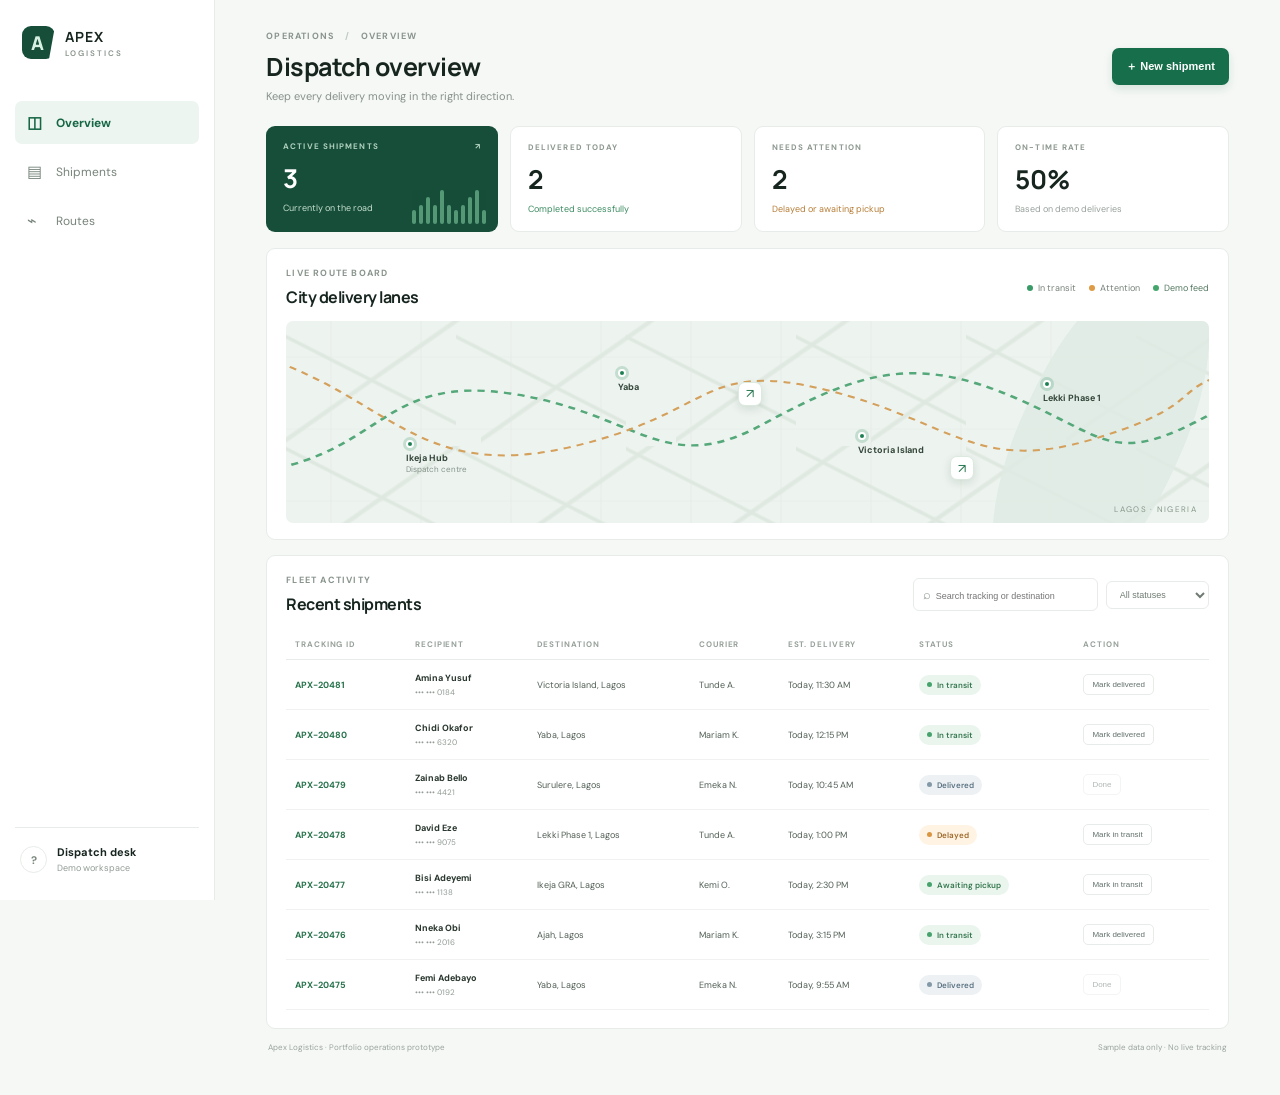
<file: ApexLogistics/index.html>
<!doctype html><html lang="en"><head><meta charset="utf-8"><meta name="viewport" content="width=device-width,initial-scale=1"><meta name="description" content="A local delivery operations dashboard portfolio prototype."><title>Apex Logistics — Dispatch desk</title><link rel="stylesheet" href="styles.css"></head><body>
<aside class="rail"><a class="logo" href="#top"><span>A</span><b>APEX<small>LOGISTICS</small></b></a><nav><a class="selected" href="#overview"><i>◫</i><span>Overview</span></a><a href="#shipments"><i>▤</i><span>Shipments</span></a><a href="#routes"><i>⌁</i><span>Routes</span></a></nav><div class="rail-bottom"><span class="help">?</span><span>Dispatch desk<small>Demo workspace</small></span></div></aside>
<main id="top"><header><div><div class="crumb">OPERATIONS <span>/</span> OVERVIEW</div><h1>Dispatch overview</h1><p>Keep every delivery moving in the right direction.</p></div><button class="primary" id="new-shipment">＋ New shipment</button></header>
<section class="summary" id="overview"><article class="hero-metric"><div class="metric-label">ACTIVE SHIPMENTS <span>↗</span></div><strong id="active-count">0</strong><small>Currently on the road</small><div class="spark"><i></i><i></i><i></i><i></i><i></i><i></i><i></i><i></i><i></i><i></i><i></i></div></article><article><div class="metric-label">DELIVERED TODAY</div><strong id="delivered-count">0</strong><small class="green">Completed successfully</small></article><article><div class="metric-label">NEEDS ATTENTION</div><strong id="attention-count">0</strong><small class="amber">Delayed or awaiting pickup</small></article><article><div class="metric-label">ON-TIME RATE</div><strong id="on-time">—</strong><small>Based on demo deliveries</small></article></section>
<section class="map-panel" id="routes"><div class="map-top"><div><div class="eyebrow">LIVE ROUTE BOARD</div><h2>City delivery lanes</h2></div><div class="map-legend"><span><i class="dot green"></i>In transit</span><span><i class="dot amber-dot"></i>Attention</span><span class="live"><i></i>Demo feed</span></div></div><div class="map"><div class="gridlines"></div><svg viewBox="0 0 900 250" preserveAspectRatio="none" aria-hidden="true"><path d="M-20 185 C95 160 96 66 220 90 S368 195 465 128 615 42 713 96 807 187 930 95"/><path class="route-two" d="M-20 46 C98 94 130 198 274 157 S403 47 526 85 673 190 788 146 858 82 930 62"/></svg><div class="city c1"><i></i><b>Ikeja Hub</b><small>Dispatch centre</small></div><div class="city c2"><i></i><b>Yaba</b></div><div class="city c3"><i></i><b>Victoria Island</b></div><div class="city c4"><i></i><b>Lekki Phase 1</b></div><div class="van v1">↗</div><div class="van v2">↗</div><div class="map-label">LAGOS · NIGERIA</div></div></section>
<section class="shipments" id="shipments"><div class="section-head"><div><div class="eyebrow">FLEET ACTIVITY</div><h2>Recent shipments</h2></div><div class="controls"><label class="search">⌕ <input id="search" placeholder="Search tracking or destination" aria-label="Search shipments"></label><select id="status-filter" aria-label="Filter by status"><option value="All">All statuses</option><option>In transit</option><option>Awaiting pickup</option><option>Delayed</option><option>Delivered</option></select></div></div><div class="table-wrap"><table><thead><tr><th>TRACKING ID</th><th>RECIPIENT</th><th>DESTINATION</th><th>COURIER</th><th>EST. DELIVERY</th><th>STATUS</th><th>ACTION</th></tr></thead><tbody id="rows"></tbody></table><div class="no-results" id="no-results" hidden>No shipments match those filters.</div></div></section>
<footer><span>Apex Logistics · Portfolio operations prototype</span><span>Sample data only · No live tracking</span></footer></main>
<dialog id="shipment-dialog"><form method="dialog" id="shipment-form"><button class="close" value="cancel" aria-label="Close">×</button><div class="eyebrow">ADD TO DISPATCH</div><h2>New shipment</h2><p>Enter sample details to add an item to this local demo.</p><label>Recipient<input name="recipient" required maxlength="48" placeholder="e.g. Amara Okafor"></label><label>Destination<input name="destination" required maxlength="48" placeholder="e.g. Surulere, Lagos"></label><label>Courier<input name="courier" required maxlength="40" placeholder="e.g. Tunde A."></label><label>Estimated delivery<input name="eta" type="datetime-local" required></label><button class="primary submit" value="save">Create shipment <span>→</span></button></form></dialog><div id="toast" class="toast" role="status"></div><script src="app.js"></script></body></html>
</file>
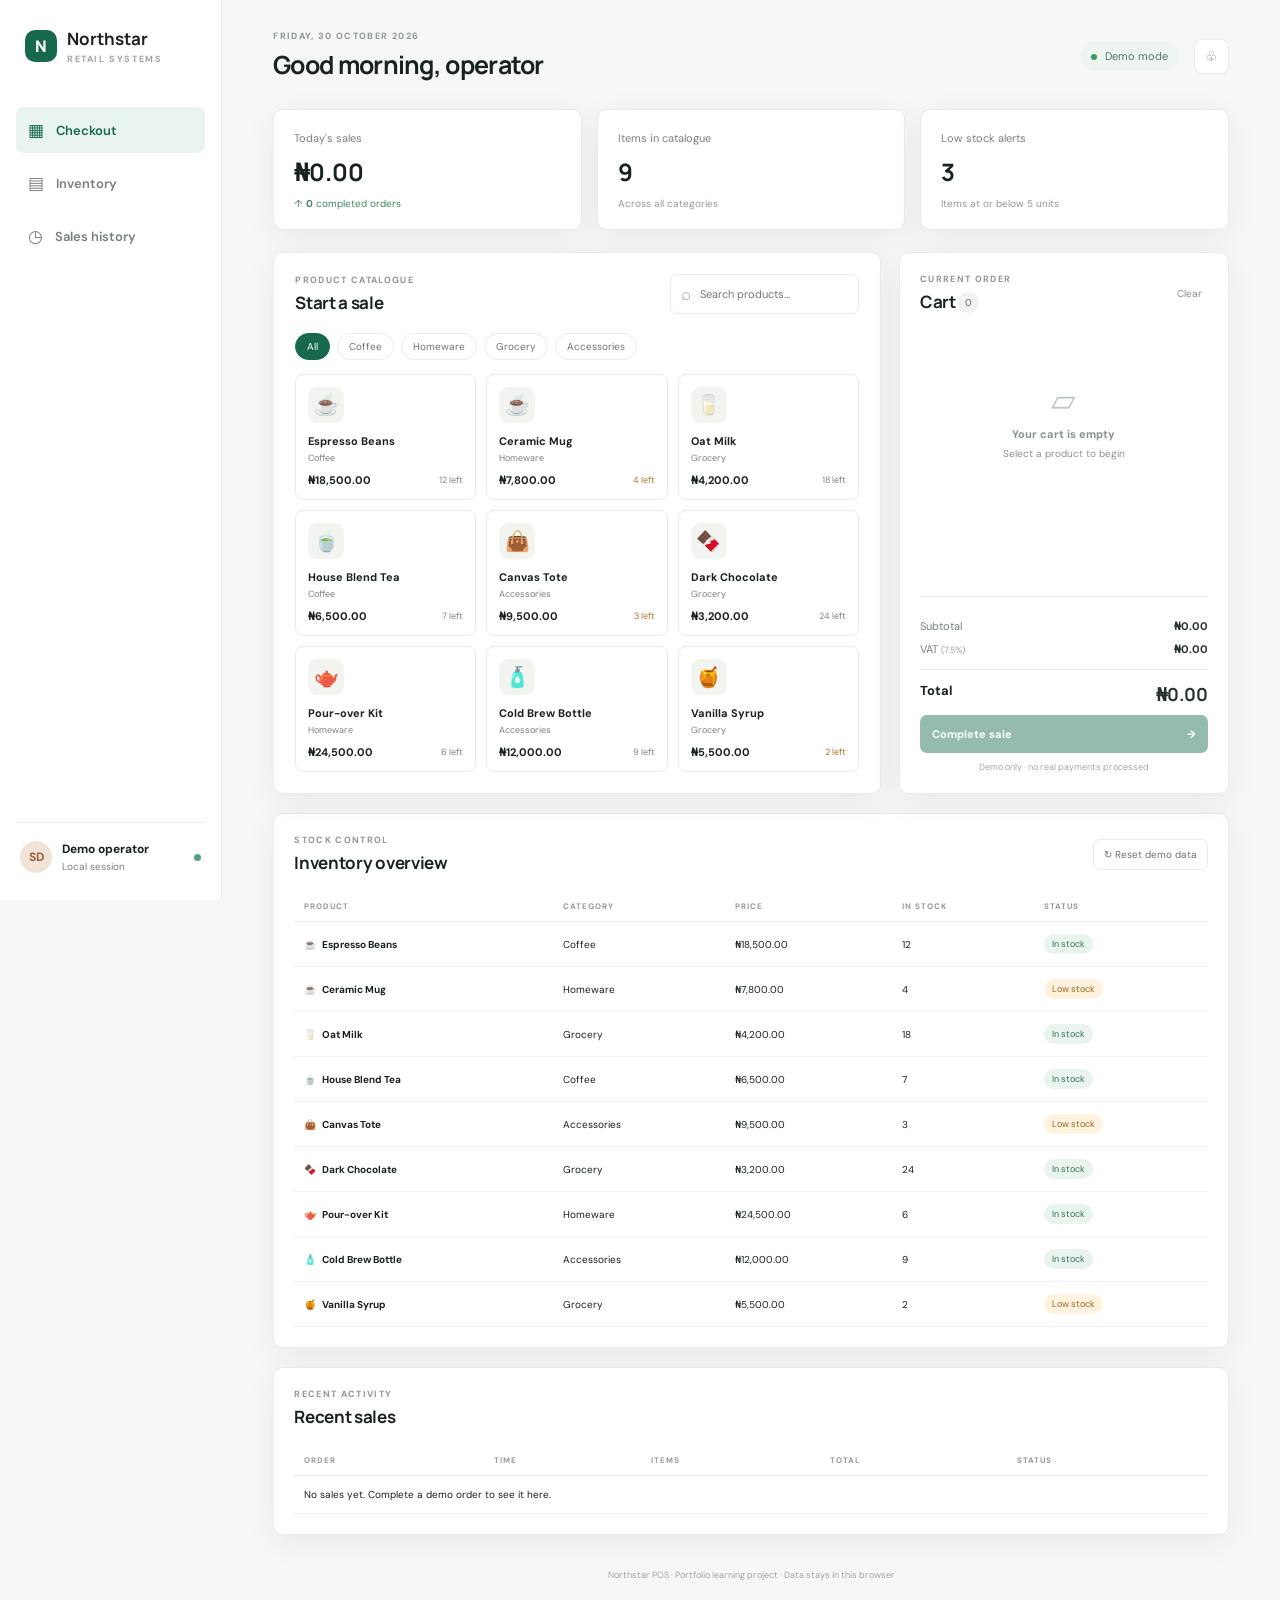
<file: EnterprisePOS/index.html>
<!doctype html>
<html lang="en">
<head>
  <meta charset="utf-8"><meta name="viewport" content="width=device-width,initial-scale=1">
  <meta name="description" content="A local-first point of sale and inventory demo.">
  <title>Northstar POS — EnterprisePOS demo</title><link rel="stylesheet" href="styles.css">
</head>
<body>
  <aside class="sidebar"><div class="brand"><span class="mark">N</span><div><b>Northstar</b><small>RETAIL SYSTEMS</small></div></div><nav><a class="active" href="#checkout">▦ <span>Checkout</span></a><a href="#inventory">▤ <span>Inventory</span></a><a href="#sales">◷ <span>Sales history</span></a></nav><div class="sidebar-bottom"><span class="avatar">SD</span><span>Demo operator<small>Local session</small></span><span class="status-dot"></span></div></aside>
  <main><header><div><div class="eyebrow">FRIDAY, 30 OCTOBER 2026</div><h1>Good morning, operator</h1></div><div class="header-actions"><span class="live"><i></i> Demo mode</span><button class="icon-btn" aria-label="Notifications">♧</button></div></header>
  <section class="metrics"><article><span>Today's sales</span><strong id="sales-total">₦0.00</strong><small class="positive">↑ <b id="sale-count">0</b> completed orders</small></article><article><span>Items in catalogue</span><strong id="product-count">0</strong><small>Across all categories</small></article><article><span>Low stock alerts</span><strong id="low-count">0</strong><small>Items at or below 5 units</small></article></section>
  <div class="workspace" id="checkout"><section class="catalog"><div class="section-head"><div><div class="eyebrow">PRODUCT CATALOGUE</div><h2>Start a sale</h2></div><label class="search">⌕ <input id="search" placeholder="Search products…" aria-label="Search products"></label></div><div class="filters" id="filters"></div><div class="product-grid" id="products"></div></section>
  <aside class="cart"><div class="cart-head"><div><div class="eyebrow">CURRENT ORDER</div><h2>Cart <span id="cart-count">0</span></h2></div><button class="text-btn" id="clear-cart">Clear</button></div><div class="cart-items" id="cart-items"><div class="empty"><span>▱</span><b>Your cart is empty</b><small>Select a product to begin</small></div></div><div class="cart-foot"><div class="line"><span>Subtotal</span><b id="subtotal">₦0.00</b></div><div class="line"><span>VAT <small>(7.5%)</small></span><b id="tax">₦0.00</b></div><div class="line total"><span>Total</span><b id="total">₦0.00</b></div><button class="checkout-btn" id="checkout-btn" disabled>Complete sale <span>→</span></button><p class="hint">Demo only · no real payments processed</p></div></aside></div>
  <section class="inventory" id="inventory"><div class="section-head"><div><div class="eyebrow">STOCK CONTROL</div><h2>Inventory overview</h2></div><button class="outline-btn" id="reset">↻ Reset demo data</button></div><div class="table-wrap"><table><thead><tr><th>PRODUCT</th><th>CATEGORY</th><th>PRICE</th><th>IN STOCK</th><th>STATUS</th></tr></thead><tbody id="inventory-rows"></tbody></table></div></section>
  <section class="inventory sales-history" id="sales"><div class="section-head"><div><div class="eyebrow">RECENT ACTIVITY</div><h2>Recent sales</h2></div></div><div class="table-wrap"><table><thead><tr><th>ORDER</th><th>TIME</th><th>ITEMS</th><th>TOTAL</th><th>STATUS</th></tr></thead><tbody id="sales-rows"></tbody></table></div></section>
  <footer>Northstar POS · Portfolio learning project · Data stays in this browser</footer></main><div class="toast" id="toast" role="status"></div><script src="app.js"></script>
</body></html>
</file>
<file: ApexLogistics/styles.css>
@import url('https://fonts.googleapis.com/css2?family=DM+Sans:wght@400;500;600;700&family=Manrope:wght@500;600;700;800&display=swap');
:root{--ink:#17251f;--sub:#758079;--line:#e7ece8;--green:#13734d;--green2:#dff1e7;--amber:#a76820;--bg:#f6f8f6}*{box-sizing:border-box}body{margin:0;background:var(--bg);color:var(--ink);font:13px 'DM Sans',sans-serif}.rail{position:fixed;inset:0 auto 0 0;width:215px;background:#fff;border-right:1px solid var(--line);padding:26px 15px;display:flex;flex-direction:column}.logo{display:flex;gap:10px;align-items:center;color:var(--ink);text-decoration:none;font:800 14px Manrope;letter-spacing:1.1px;padding:0 7px 42px}.logo>span{display:grid;place-items:center;width:33px;height:33px;border-radius:9px;background:#174e3a;color:#d7f0e1;font:800 19px Manrope;clip-path:polygon(0 0,100% 0,82% 100%,0 100%)}.logo small{display:block;font:600 8px 'DM Sans';letter-spacing:2px;color:#88948c;margin-top:2px}.rail nav{display:grid;gap:6px}.rail nav a{display:flex;align-items:center;gap:12px;padding:11px 12px;text-decoration:none;color:#77847b;font-size:12px;border-radius:7px}.rail nav a i{width:17px;font-style:normal;font-size:16px}.rail nav a.selected{background:#edf5f0;color:#176746;font-weight:700}.rail-bottom{margin-top:auto;border-top:1px solid var(--line);padding:17px 5px 0;display:flex;gap:10px;align-items:center;font-size:11px;font-weight:700}.rail-bottom small{display:block;font-size:9px;color:#929c95;font-weight:400;margin-top:3px}.help{display:grid;place-items:center;border:1px solid var(--line);border-radius:50%;height:27px;width:27px;color:#77847b}main{margin-left:215px;padding:30px clamp(20px,4vw,58px);max-width:1600px}header,.section-head,.map-top,.controls{display:flex;align-items:center;justify-content:space-between}.crumb,.eyebrow{font-size:9px;font-weight:700;letter-spacing:1.2px;color:#89948d}.crumb span{padding:0 7px;color:#c0c8c2}h1,h2{font-family:Manrope;margin:7px 0 0;letter-spacing:-.5px}h1{font-size:25px}h2{font-size:16px}header p{margin:5px 0 0;color:#87918b;font-size:11px}.primary{border:0;border-radius:7px;background:#176e4a;color:white;font-weight:700;font-size:11px;padding:11px 14px;cursor:pointer;box-shadow:0 4px 10px #176e4a24}.summary{display:grid;grid-template-columns:repeat(4,1fr);gap:12px;margin:23px 0 16px}.summary article{position:relative;overflow:hidden;min-height:102px;background:white;border:1px solid var(--line);border-radius:9px;padding:15px 17px}.summary article:first-child{background:#164e3a;color:white;border:0}.metric-label{font-size:8px;letter-spacing:1.1px;font-weight:700;color:#8d9890}.summary article:first-child .metric-label{color:#b1d2bf}.metric-label span{float:right}.summary strong{display:block;font:700 26px Manrope;margin:9px 0 2px}.summary small{font-size:9px;color:#98a19b}.summary .green{color:#3c8c61}.summary .amber{color:#b77d37}.hero-metric small{color:#c6dfcf}.spark{position:absolute;right:12px;bottom:8px;height:34px;display:flex;gap:3px;align-items:end;opacity:.55}.spark i{display:block;width:4px;border-radius:3px;background:#8ad5a8;height:40%}.spark i:nth-child(3n){height:80%}.spark i:nth-child(2n){height:55%}.spark i:nth-child(5n){height:100%}.map-panel,.shipments{background:white;border:1px solid var(--line);border-radius:9px}.map-panel{padding:18px 19px 16px}.map-top{margin-bottom:13px}.map-legend{display:flex;align-items:center;gap:13px;color:#78837b;font-size:9px}.map-legend>span{display:flex;align-items:center;gap:5px}.dot{height:6px;width:6px;border-radius:50%}.dot.green{background:#3a9b69}.dot.amber-dot{background:#de9a44}.live{color:#547960}.live i{width:6px;height:6px;border-radius:50%;background:#44a66b}.map{height:202px;position:relative;overflow:hidden;border-radius:7px;background:#edf3ef}.gridlines{position:absolute;inset:0;background-image:linear-gradient(27deg,transparent 47%,#d9e5dc 48%,#d9e5dc 49%,transparent 50%),linear-gradient(145deg,transparent 44%,#dae5dd 45%,#dae5dd 46%,transparent 47%),linear-gradient(90deg,transparent 49%,#e1e9e3 50%,transparent 51%),linear-gradient(0deg,transparent 49%,#e1e9e3 50%,transparent 51%);background-size:170px 112px,195px 125px,90px 65px,110px 72px;opacity:.75}.map:after{content:"";position:absolute;width:160px;height:370px;right:3%;top:-70px;background:#dfece4;transform:rotate(25deg);border-radius:48%;opacity:.8}svg{position:absolute;inset:0;width:100%;height:100%;z-index:1}svg path{fill:none;stroke:#55a879;stroke-width:3;stroke-dasharray:7 6}svg path.route-two{stroke:#d4a05b;stroke-width:2.5}.city{position:absolute;z-index:2;font-size:9px;color:#33453a}.city i{display:block;width:8px;height:8px;background:#1d8052;border:2px solid white;box-shadow:0 0 0 3px #1d805233;border-radius:50%;margin-bottom:4px}.city small{display:block;font-size:8px;color:#85928a}.c1{left:13%;top:59%}.c2{left:36%;top:24%}.c3{left:62%;top:55%}.c4{left:82%;top:29%}.van{position:absolute;z-index:3;background:white;color:#25764e;border:1px solid #dce9df;width:24px;height:24px;display:grid;place-items:center;border-radius:7px;box-shadow:0 3px 9px #294f3822}.v1{left:49%;top:30%}.v2{left:72%;top:67%}.map-label{position:absolute;bottom:9px;right:12px;z-index:2;font-size:8px;letter-spacing:1.3px;color:#87978c}.shipments{margin-top:15px;padding:18px 19px}.controls{gap:8px}.search,select{border:1px solid var(--line);border-radius:6px;background:#fff;padding:7px 9px;color:#87918b;font-size:13px}.search input{border:0;outline:0;width:154px;font-size:9px}.controls select{font-size:9px;color:#6f7b73;cursor:pointer}.table-wrap{overflow:auto;margin-top:14px}table{width:100%;border-collapse:collapse;text-align:left;white-space:nowrap}th{font-size:8px;letter-spacing:.9px;color:#97a19a;padding:10px 9px;border-bottom:1px solid var(--line)}td{font-size:9px;padding:12px 9px;border-bottom:1px solid #f0f2f0;color:#536057}.tracking{color:#28734c;font-weight:700}.recipient{font-weight:700;color:#29372e}.recipient small{font-weight:400;color:#929c95;display:block;margin-top:3px;font-size:8px}.pill{display:inline-flex;align-items:center;gap:5px;padding:5px 8px;border-radius:15px;background:#eaf5ee;color:#34774e;font-weight:600;font-size:8px}.pill:before{content:"";width:5px;height:5px;border-radius:50%;background:#45a36b}.pill.delayed,.pill.awaiting{background:#fff3e4;color:#9d6929}.pill.delayed:before,.pill.awaiting:before{background:#d99540}.pill.delivered{background:#edf1f4;color:#5b7282}.pill.delivered:before{background:#8399a7}.action{border:1px solid var(--line);background:#fff;border-radius:5px;padding:5px 8px;color:#62716a;font-size:8px;cursor:pointer}.action:disabled{opacity:.5;cursor:default}.no-results{text-align:center;padding:22px;color:#829087;font-size:11px}footer{display:flex;justify-content:space-between;padding:13px 2px;color:#9aa39d;font-size:8px}dialog{border:1px solid var(--line);border-radius:10px;box-shadow:0 18px 70px #11251b38;width:min(400px,calc(100% - 32px));padding:0}dialog::backdrop{background:#10251c55}.dialog-open{display:block}.close{position:absolute;right:15px;top:12px;border:0;background:white;font-size:23px;color:#849087;cursor:pointer}form{padding:25px;position:relative}form>p{font-size:10px;color:#87918b;margin:6px 0 19px}form label{display:block;font-size:10px;font-weight:600;color:#5a665e;margin:12px 0}form input{display:block;width:100%;padding:10px;border:1px solid var(--line);border-radius:6px;margin-top:6px;font-size:11px}form input:focus{outline:2px solid #b8dac6;border-color:#6ea583}.submit{width:100%;display:flex;justify-content:space-between;margin-top:9px}.toast{position:fixed;bottom:23px;right:23px;background:#1a3c2b;color:white;padding:11px 15px;border-radius:7px;font-size:11px;opacity:0;transform:translateY(7px);transition:.2s;pointer-events:none}.toast.show{opacity:1;transform:none}@media(max-width:1040px){.summary{grid-template-columns:repeat(2,1fr)}}@media(max-width:760px){.rail{width:60px;padding:18px 6px}.logo{padding:0 6px 30px}.logo>b,.rail nav a span,.rail-bottom>span+span{display:none}.rail nav a{justify-content:center;padding:12px 0}.rail-bottom{padding:12px 7px}.help{width:29px;height:29px}main{margin-left:60px;padding:20px 12px}h1{font-size:20px}header{align-items:start;gap:8px}.primary{padding:9px;font-size:9px}.map-legend{gap:7px;font-size:8px}.map-legend>span:nth-child(2){display:none}.section-head{align-items:flex-start;gap:8px;flex-direction:column}.controls{width:100%}.search{flex:1}.search input{width:100%}.controls select{max-width:125px}.map-panel,.shipments{padding:14px 11px}.summary article{padding:12px}.summary strong{font-size:22px}.summary{gap:8px}footer{gap:8px;line-height:1.5}}
</file>
<file: EnterprisePOS/styles.css>
@import url('https://fonts.googleapis.com/css2?family=DM+Sans:wght@400;500;600;700&family=Manrope:wght@500;600;700;800&display=swap');
:root{--ink:#18221e;--muted:#78817b;--line:#e8ebe8;--green:#17694c;--mint:#e9f4ee;--bg:#f7f8f6;--white:#fff;--orange:#a66313;--shadow:0 8px 32px #162a2010}*{box-sizing:border-box}body{margin:0;background:var(--bg);color:var(--ink);font:14px 'DM Sans',sans-serif}button,input{font:inherit}.sidebar{position:fixed;inset:0 auto 0 0;width:222px;background:#fff;border-right:1px solid var(--line);padding:27px 16px;display:flex;flex-direction:column;z-index:2}.brand{display:flex;align-items:center;gap:10px;padding:0 9px 42px;font:700 17px Manrope}.brand small{display:block;color:#9da59f;font:700 9px 'DM Sans';letter-spacing:1.6px;margin-top:3px}.mark{display:grid;place-items:center;width:32px;height:32px;background:var(--green);color:#fff;border-radius:10px;font:800 16px Manrope}.sidebar nav{display:grid;gap:7px}.sidebar nav a{color:#778079;text-decoration:none;padding:12px;border-radius:8px;display:flex;gap:12px;align-items:center;font-size:17px}.sidebar nav a span{font-size:13px;font-weight:600}.sidebar nav a.active{background:#eaf4ee;color:var(--green)}.sidebar-bottom{margin-top:auto;border-top:1px solid var(--line);padding:18px 4px 0;display:flex;align-items:center;gap:10px;font-size:12px;font-weight:700}.sidebar-bottom small{display:block;color:var(--muted);font-weight:400;margin-top:3px}.avatar{background:#f1e4d6;color:#946039;border-radius:50%;width:32px;height:32px;display:grid;place-items:center}.status-dot{width:7px;height:7px;border-radius:50%;background:#51a57d;margin-left:auto}main{margin-left:222px;padding:30px clamp(20px,4vw,58px);max-width:1600px}header,.section-head,.header-actions,.cart-head{display:flex;align-items:center;justify-content:space-between}header{margin-bottom:27px}.eyebrow{font-size:9px;color:#8d9790;letter-spacing:1.35px;font-weight:700}h1,h2{font-family:Manrope;margin:5px 0 0}h1{font-size:25px;letter-spacing:-.7px}h2{font-size:17px;letter-spacing:-.3px}.header-actions{gap:15px}.live{font-size:11px;color:#53735f;background:#eef4ef;padding:8px 11px;border-radius:20px}.live i{display:inline-block;width:6px;height:6px;border-radius:9px;background:#3c9b65;margin-right:5px}.icon-btn{border:1px solid var(--line);background:white;border-radius:8px;width:35px;height:35px;color:#727c75}.metrics{display:grid;grid-template-columns:repeat(3,1fr);gap:15px;margin-bottom:22px}.metrics article{padding:18px 20px;background:#fff;border:1px solid var(--line);border-radius:10px;box-shadow:var(--shadow)}.metrics article>span{font-size:11px;color:var(--muted)}.metrics strong{display:block;font:700 24px Manrope;margin:9px 0 5px}.metrics small{font-size:10px;color:#909a93}.metrics small.positive{color:#438662}.workspace{display:grid;grid-template-columns:minmax(0,1fr) 330px;gap:18px;align-items:stretch}.catalog,.cart,.inventory{border:1px solid var(--line);border-radius:10px;background:#fff;box-shadow:var(--shadow)}.catalog{padding:21px}.search{display:flex;align-items:center;gap:7px;color:#9da59f;border:1px solid var(--line);padding:8px 10px;border-radius:7px;font-size:17px}.search input{border:0;outline:0;width:150px;font-size:11px;color:var(--ink)}.filters{display:flex;gap:7px;margin:19px 0 14px;flex-wrap:wrap}.filter{border:1px solid var(--line);background:#fff;color:#6d766f;border-radius:20px;padding:6px 11px;font-size:10px;cursor:pointer}.filter.active{background:var(--green);color:#fff;border-color:var(--green)}.product-grid{display:grid;grid-template-columns:repeat(3,minmax(120px,1fr));gap:10px}.product{border:1px solid var(--line);border-radius:8px;padding:12px;cursor:pointer;transition:.15s}.product:hover{border-color:#89b39a;transform:translateY(-2px)}.product-icon{width:36px;height:36px;border-radius:9px;background:#f2f5ef;display:grid;place-items:center;font-size:20px;margin-bottom:11px}.product b{display:block;font-size:11px}.product small{display:block;color:var(--muted);font-size:9px;margin:4px 0 9px}.product-foot{display:flex;justify-content:space-between;align-items:center;font-size:11px;font-weight:700}.stock{font-size:9px;color:#7a877d;font-weight:400}.stock.low{color:#b27525}.cart{display:flex;flex-direction:column;padding:20px;min-height:380px}.cart-head h2 span{font:500 10px 'DM Sans';background:#f0f3f0;padding:4px 7px;border-radius:12px;color:#778079;vertical-align:2px}.text-btn{border:0;background:none;color:#809087;font-size:10px;cursor:pointer}.cart-items{padding:16px 0;flex:1}.empty{height:180px;display:flex;flex-direction:column;align-items:center;justify-content:center;color:#88938b;gap:6px}.empty span{font-size:32px;color:#bcc7be}.empty b{font-size:11px}.empty small{font-size:10px}.cart-row{display:flex;align-items:center;gap:10px;padding:10px 0;border-bottom:1px solid #f0f1ef}.cart-row .product-icon{margin:0;width:32px;height:32px;font-size:17px}.cart-row-info{flex:1}.cart-row-info b{font-size:10px}.cart-row-info small{display:block;color:var(--muted);font-size:9px;margin-top:3px}.qty{display:flex;align-items:center;gap:7px}.qty button{width:21px;height:21px;border:1px solid var(--line);background:white;border-radius:5px;cursor:pointer}.qty span{font-size:10px}.cart-foot{border-top:1px solid var(--line);padding-top:13px}.line{display:flex;justify-content:space-between;margin:9px 0;color:#768078;font-size:11px}.line b{color:#27332c}.line small{font-size:9px;color:#9aa29c}.line.total{border-top:1px solid var(--line);padding-top:12px;margin-top:13px;font-weight:700;color:var(--ink);font-size:13px}.line.total b{font:700 18px Manrope}.checkout-btn{width:100%;border:0;border-radius:7px;background:var(--green);color:#fff;font-size:11px;font-weight:700;padding:12px;margin-top:8px;cursor:pointer;display:flex;justify-content:space-between}.checkout-btn:disabled{opacity:.45;cursor:not-allowed}.hint{text-align:center;color:#a0a8a2;font-size:9px;margin:8px 0 0}.inventory{margin-top:19px;padding:20px}.outline-btn{background:white;border:1px solid var(--line);border-radius:7px;padding:8px 10px;font-size:10px;color:#67736b;cursor:pointer}.table-wrap{overflow-x:auto;margin-top:17px}table{border-collapse:collapse;width:100%;text-align:left;white-space:nowrap}th{font-size:8px;color:#929b95;letter-spacing:1px;padding:10px;border-bottom:1px solid var(--line)}td{font-size:10px;padding:12px 10px;border-bottom:1px solid #f0f2ef}.table-product{font-weight:700}.badge{display:inline-block;border-radius:12px;padding:4px 8px;background:#eaf4ee;color:#31754f;font-size:9px}.badge.low{background:#fff2df;color:#9b6418}.sales-history{margin-bottom:24px}.badge.sold{background:#edf2f5;color:#587082}footer{text-align:center;color:#9ca49e;font-size:9px;padding:10px 0}.toast{position:fixed;right:25px;bottom:25px;background:#1b3428;color:white;padding:12px 17px;border-radius:8px;font-size:12px;opacity:0;transform:translateY(8px);transition:.2s;pointer-events:none}.toast.show{opacity:1;transform:none}@media(max-width:1100px){.workspace{grid-template-columns:1fr}.cart{min-height:300px}.cart-items{max-height:230px;overflow:auto}}@media(max-width:760px){.sidebar{width:62px;padding:18px 8px}.brand{padding:0 6px 30px}.brand>div,.sidebar nav a span,.sidebar-bottom>span:not(.avatar){display:none}.sidebar nav a{justify-content:center;padding:12px 0}.sidebar-bottom{padding:14px 0}.avatar{width:34px}main{margin-left:62px;padding:22px 14px}.metrics{grid-template-columns:1fr;gap:8px}.metrics article{padding:12px 15px}.metrics strong{font-size:20px;margin:4px 0}.metrics small{display:none}.product-grid{grid-template-columns:repeat(2,minmax(120px,1fr))}.catalog{padding:15px}.section-head{gap:8px}.search input{width:90px}h1{font-size:20px}}
</file>
